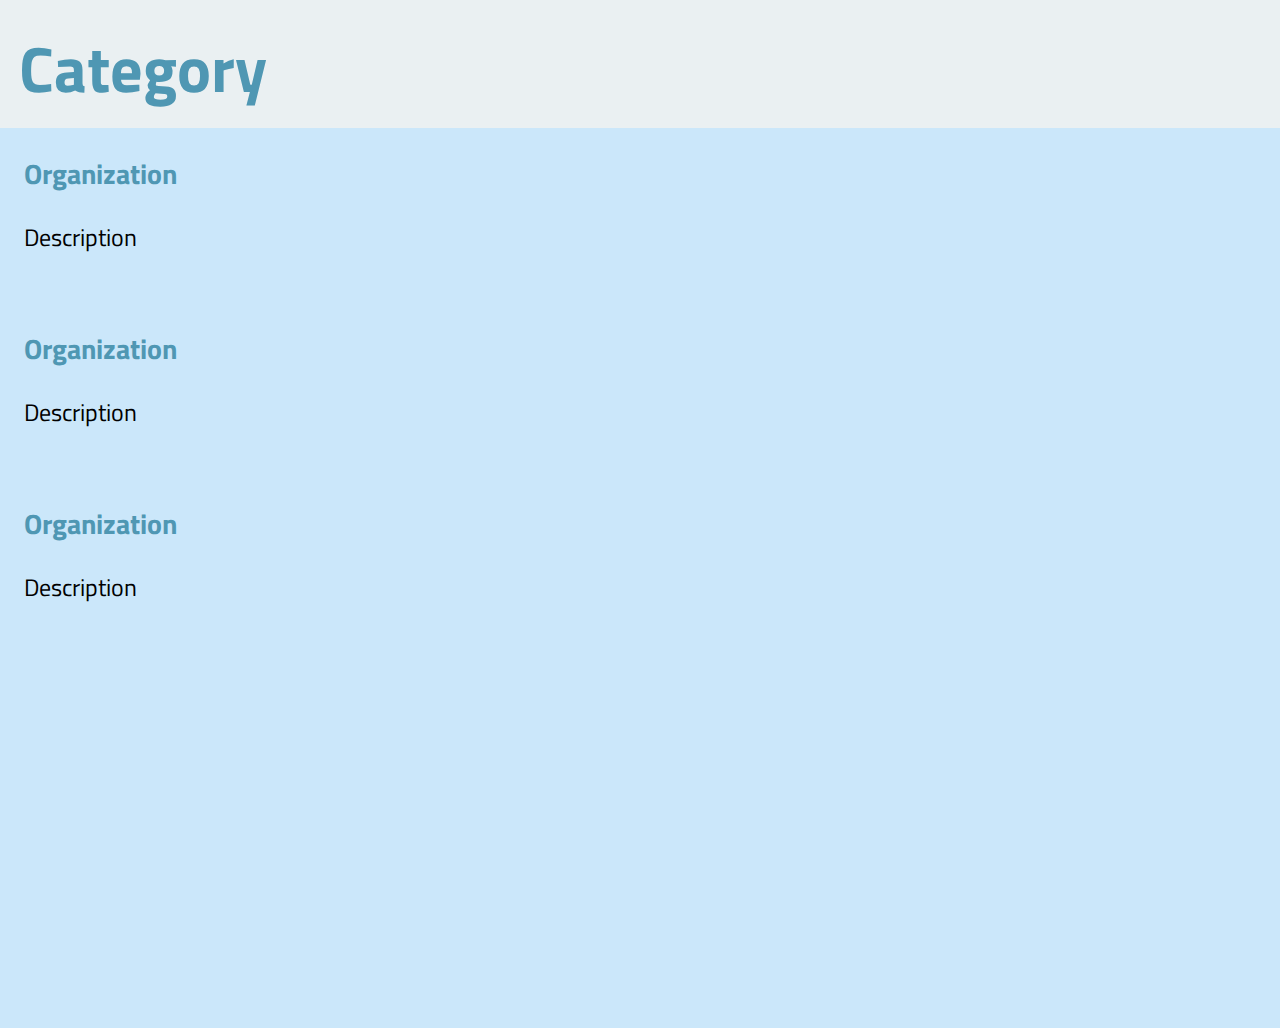
<file: category.html>
<!DOCTYPE html>
<html lang="en">

<head>
    <meta charset="UTF-8">
    <meta http-equiv="X-UA-Compatible" content="IE=edge">
    <meta name="viewport" content="width=device-width, initial-scale=1.0">
    <link rel="stylesheet" href="category.css">
    <title>Category</title>
</head>

<body>

    <header>
        <h1>Category</h1>
    </header>

    <div id="mainContainer">

        <div class="organizationSection">
            <h3 class="organizationTitle">Organization</h3>
            <p class="organizationDescription">Description</p>
        </div>

        <div class="organizationSection">
            <h3 class="organizationTitle">Organization</h3>
            <p class="organizationDescription">Description</p>
        </div>

        <div class="organizationSection">
            <h3 class="organizationTitle">Organization</h3>
            <p class="organizationDescription">Description</p>
        </div>

    </div>

</body>

</html>
</file>
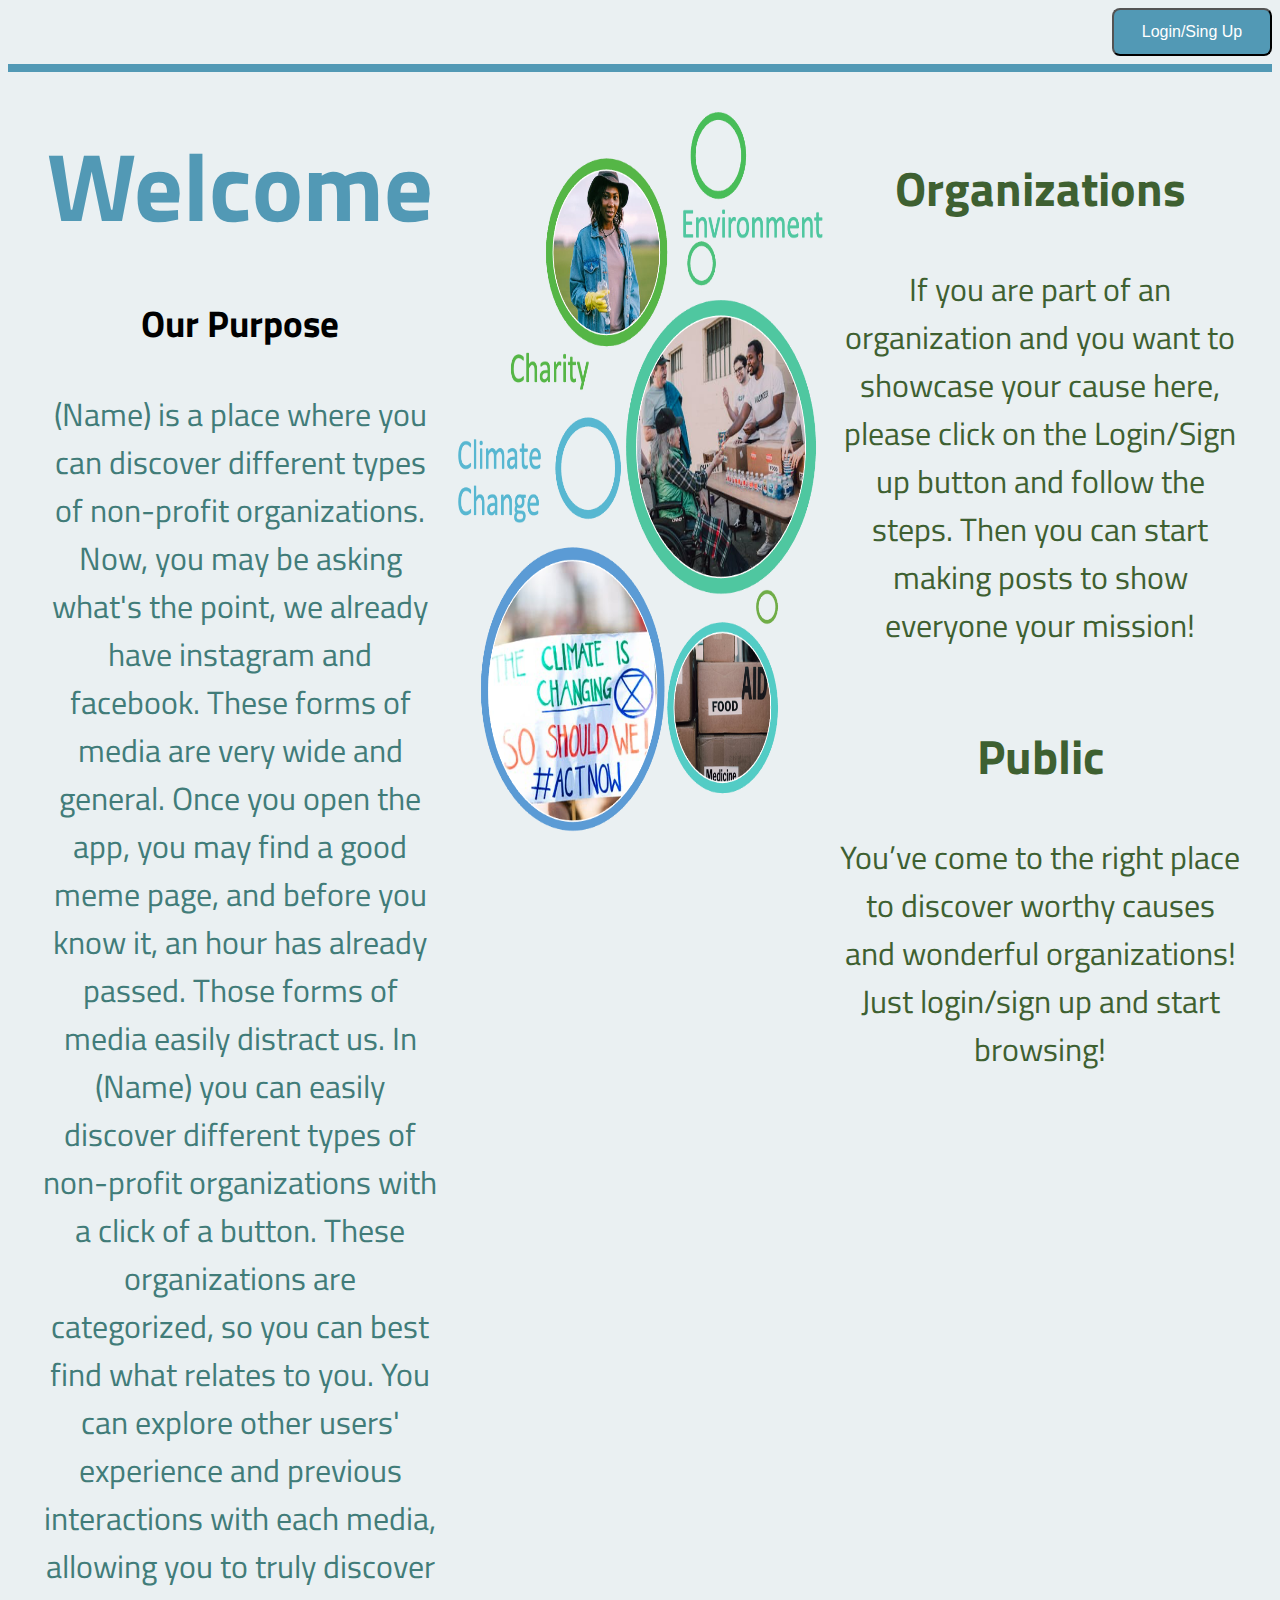
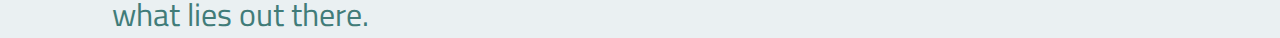
<file: homepage.html>
<!DOCTYPE html>
<html lang="en">

<head>
    <meta charset="UTF-8">
    <meta http-equiv="X-UA-Compatible" content="IE=edge">
    <meta name="viewport" content="width=device-width, initial-scale=1.0">
    <link rel="stylesheet" href="homepage.css">
    <title>Homepage</title>
</head>

<body>
    <header>
        <a href="login.html"><button id="loginSingup">Login/Sing Up</button></a>
    </header>
    <hr>

    <div id="mainContainer">
        <section id="leftSection">
            <h1>Welcome</h1>
            <h3>Our Purpose</h3>
            <p> (Name) is a place where you can discover different types of non-profit organizations. Now, you may be asking what's the point, we already have instagram and facebook. These forms of media are very wide and general. Once you open the app, you
                may find a good meme page, and before you know it, an hour has already passed. Those forms of media easily distract us. In (Name) you can easily discover different types of non-profit organizations with a click of a button. These organizations
                are categorized, so you can best find what relates to you. You can explore other users' experience and previous interactions with each media, allowing you to truly discover what lies out there.</p>
        </section>

        <section id="middleSection">
            <img src="images/testAll.png" alt="">
        </section>

        <div id="rightSection">
            <section id="organizations">
                <h2>Organizations</h2>
                <p>
                    If you are part of an organization and you want to showcase your cause here, please click on the Login/Sign up button and follow the steps. Then you can start making posts to show everyone your mission!
                </p>
            </section>
            <section id="public">
                <h2>Public</h2>
                <p>
                    You’ve come to the right place to discover worthy causes and wonderful organizations! Just login/sign up and start browsing!
                </p>
            </section>
        </div>
    </div>
</body>

</html>
</file>
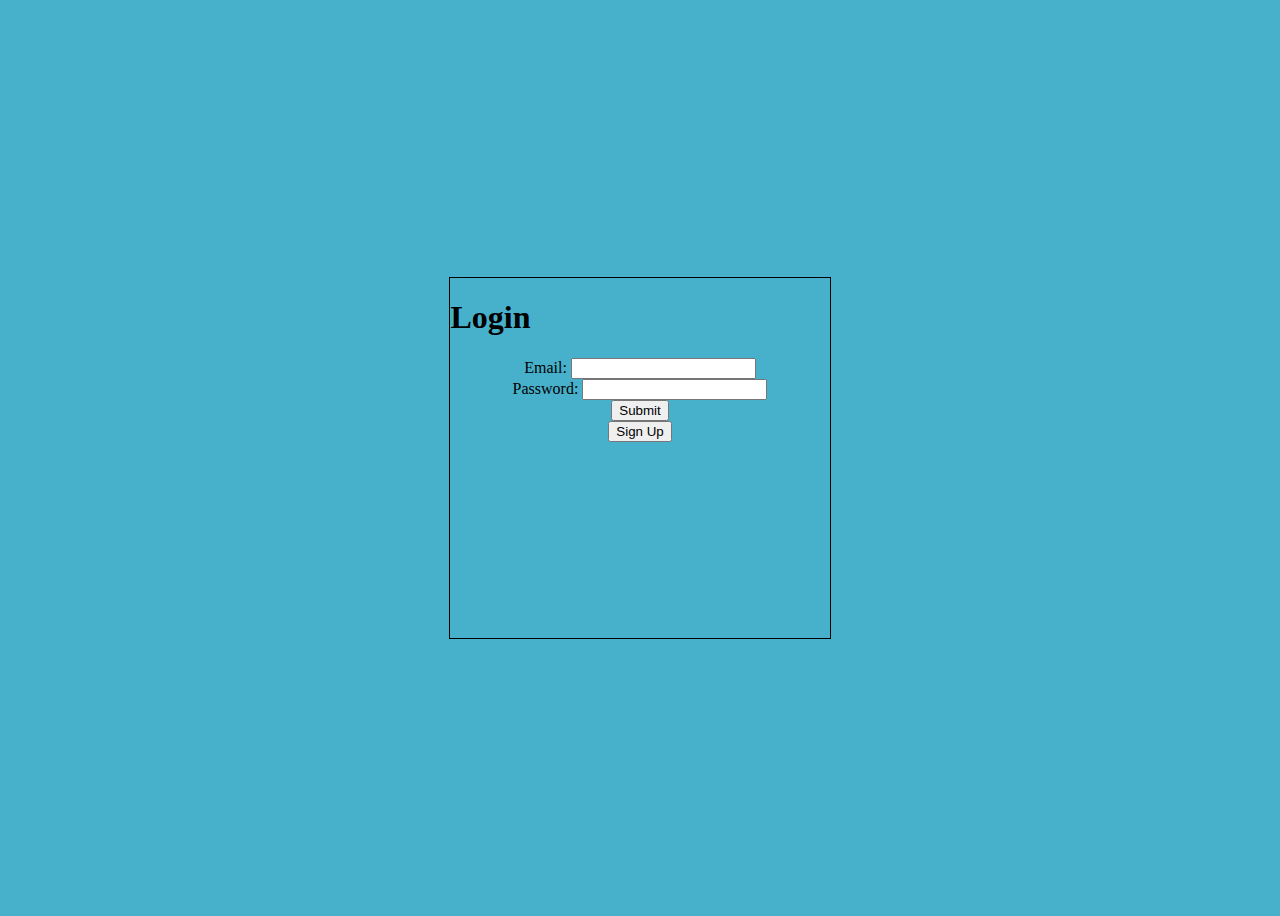
<file: login.html>
<!DOCTYPE html>
<html lang="en">

<head>
    <meta charset="UTF-8">
    <meta http-equiv="X-UA-Compatible" content="IE=edge">
    <meta name="viewport" content="width=device-width, initial-scale=1.0">
    <link rel="stylesheet" href="login.css">
    <title>Login</title>
</head>

<body>
    <div id="mainContainer">
        <h1>Login</h1>
        <form action="/action_page.php">
            <section>
                <label for="fname">Email:</label>
                <input type="text" id="fname" name="fname">
            </section>

            <section>
                <label for="passwd">Password:</label>
                <input type="password" id="password" name="password">
            </section>

            <input type="submit" value="Submit">
            <input type="submit" value="Sign Up">
        </form>

        <div id="imageContainer">
            <!-- <img src="[data-uri]"> -->
            <!-- <img src="[data-uri]"> -->
            <!-- <img src="https://img.theculturetrip.com/1440x807/smart/wp-content/uploads/2018/02/language-activism-publish-01.jpg"> -->
        </div>
    </div>

</body>

</html>
</file>
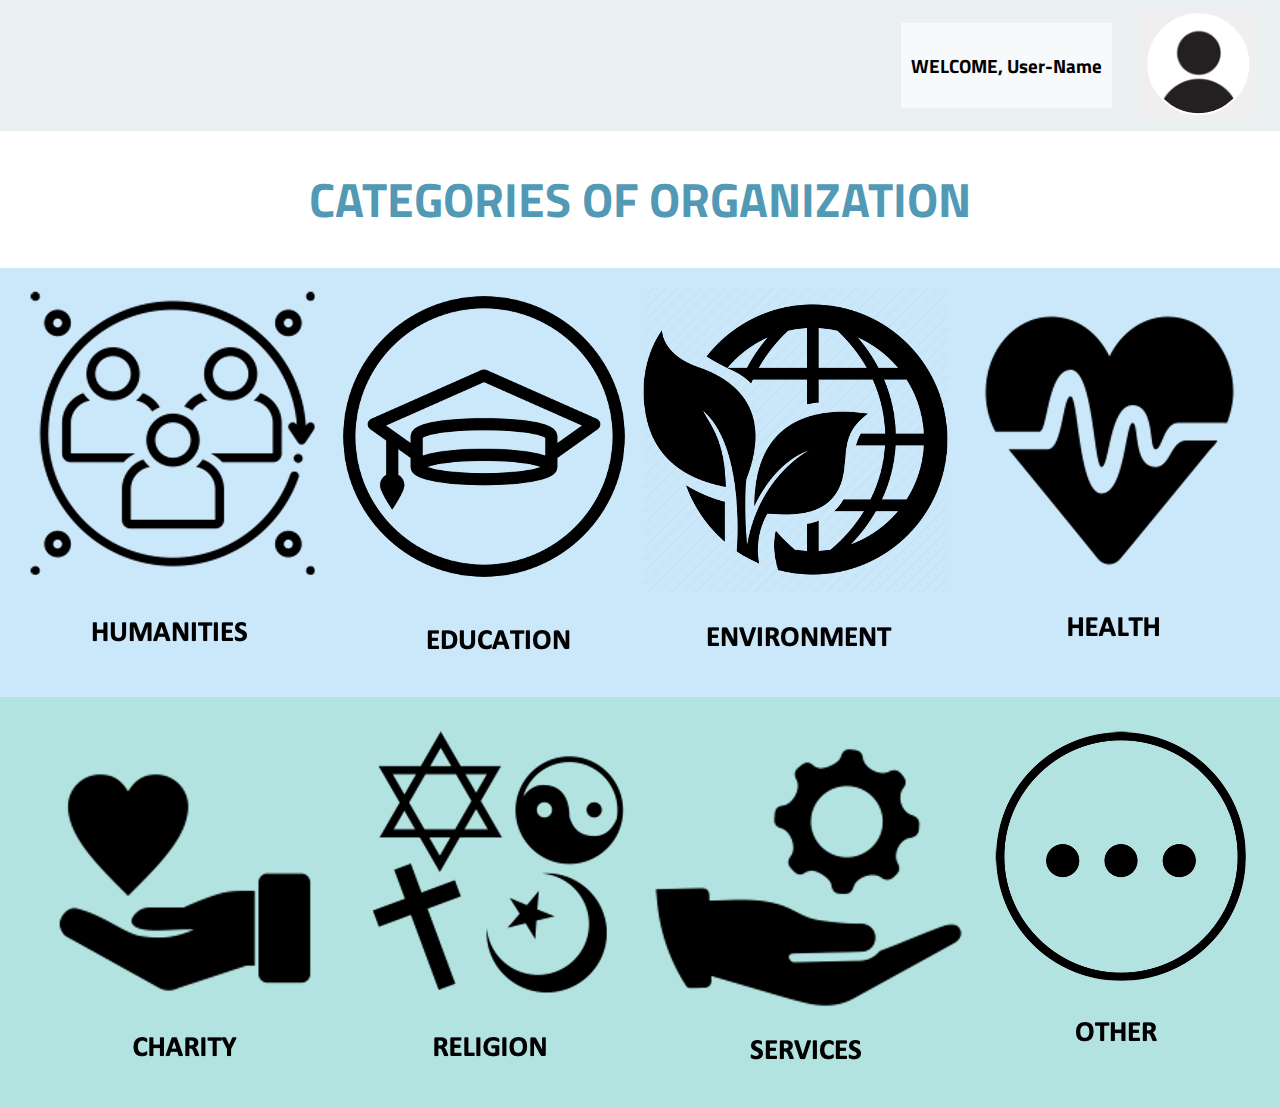
<file: main.html>
<!DOCTYPE html>
<html lang="en">

<head>
    <meta charset="UTF-8">
    <meta http-equiv="X-UA-Compatible" content="IE=edge">
    <meta name="viewport" content="width=device-width, initial-scale=1.0">
    <link rel="stylesheet" href="main.css">
    <title>Main Page</title>
</head>

<body>

    <header>
        <div id="username">
            <h3>WELCOME, User-Name</h3>
        </div>
        <button><img src="main-image/profileIcon.png" alt=""></button>
    </header>

    <div id="titleSection">
        <h1 id="sectionTitle">CATEGORIES OF ORGANIZATION</h1>
    </div>

    <div class="categoriesSection">
        <a href=""><img src="main-image/humanities.png" alt=""></a>
        <a href=""><img src="main-image/education.png" alt=""></a>
        <a href=""><img src="main-image/enviorment.png" alt=""></a>
        <a href=""><img src="main-image/health.png" alt=""></a>
    </div>

    <div class="categoriesSection" id="tealColor">
        <a href=""><img src="main-image/charity.png" alt=""></a>
        <a href=""><img src="main-image/religion.png" alt=""></a>
        <a href=""><img src="main-image/services.png" alt=""></a>
        <a href=""><img src="main-image/other.png" alt=""></a>
    </div>

</body>

</html>
</file>
<file: category.css>
@import url('https://fonts.googleapis.com/css2?family=Titillium+Web&display=swap');
body,
html {
    margin: 0;
    height: 100%;
    width: 100%;
    font-family: 'Titillium Web', sans-serif;
}

header {
    background-color: #EAF0F2;
    height: 8em;
    margin: 0;
}

header h1 {
    margin: 0;
    padding: .3em;
    font-size: 4em;
    color: #4F97B3;
}

#mainContainer {
    background-color: #CBE7FA;
    height: 100%;
    margin: 0;
}

.organizationSection {
    padding: 1em;
    font-size: 1.5em;
}

.organizationSection h3 {
    margin: 0;
    color: #4F97B3;
}
</file>
<file: homepage.css>
@import url('https://fonts.googleapis.com/css2?family=Titillium+Web&display=swap');
body {
    background-color: #EAF0F2;
    font-family: 'Titillium Web', sans-serif;
}

#leftSection,
#middleSection,
#rightSection {
    /* border: 1px solid black; */
    display: flex;
    flex-direction: column;
    width: 50%;
    font-size: 2em;
    padding: 1em;
    height: 80vh;
}

#mainContainer {
    display: flex;
    text-align: center;
}

#leftSection h1 {
    font-size: 3em;
    margin: 0;
    color: #5299B5;
}

#leftSection p {
    margin: 0;
    color: #417C79;
}

#middleSection img {
    width: 100%;
    height: 100%;
    object-fit: fill;
}

#middleSection {
    margin: 0 -2em 0 -2em;
}

#rightSection p,
#rightSection h2 {
    color: #3E6031;
}

header {
    width: 100%;
    display: flex;
    justify-content: flex-end;
}

header button {
    height: 3em;
    width: 10em;
    font-size: 1em;
    border-radius: .5em;
    background-color: #5299B5;
    color: white;
}

hr {
    border: 4px solid #5299B5;
}
</file>
<file: login.css>
body {
    background-color: rgb(71, 177, 204);
    display: flex;
    height: 100vh;
    justify-content: center;
    align-items: center;
}

#mainContainer {
    border: 1px solid black;
    width: 30%;
    height: 40%;
    /* display: flex;
    align-items: center;
    justify-content: center;*/
}

#mainContainer form {
    display: flex;
    align-items: center;
    justify-content: center;
    flex-direction: column;
}
</file>
<file: main.css>
@import url('https://fonts.googleapis.com/css2?family=Titillium+Web&display=swap');
body {
    margin: 0;
    font-family: 'Titillium Web', sans-serif;
}

.categoriesSection {
    background-color: #CBE7FA;
    display: grid;
    grid-template-columns: repeat(4, 1fr);
    padding: 1em;
}

.categoriesSection a {
    margin: auto;
}

#tealColor {
    background-color: #B2E3E1;
}

header {
    display: flex;
    justify-content: flex-end;
    align-items: center;
    background-color: #EAF0F2;
    padding: 10px;
}

#username {
    background-color: #F7F9FA;
    padding: 10px;
}

header button {
    border: 1px solid transparent;
    cursor: pointer;
    margin: 0 1em 0 2em;
}

#titleSection {
    text-align: center;
    color: #5299B5;
    font-size: 1.5em;
}
</file>
